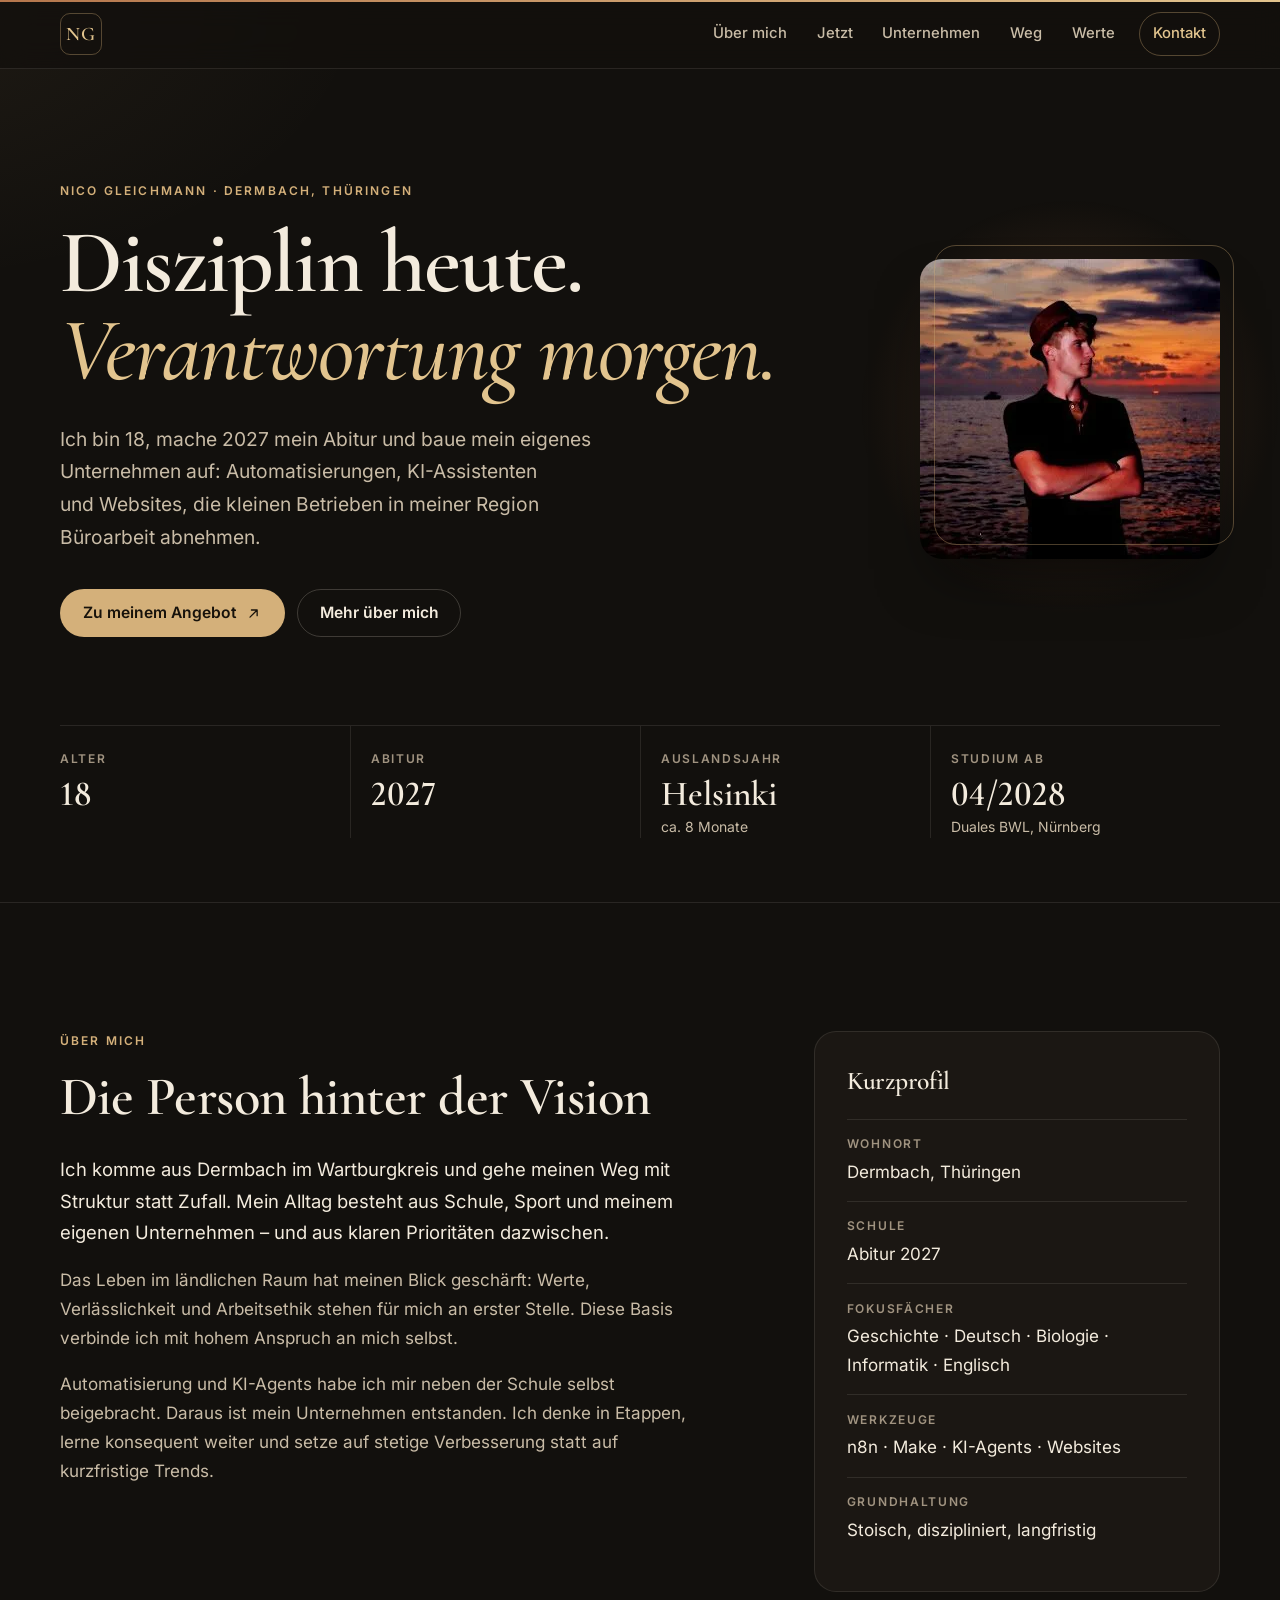
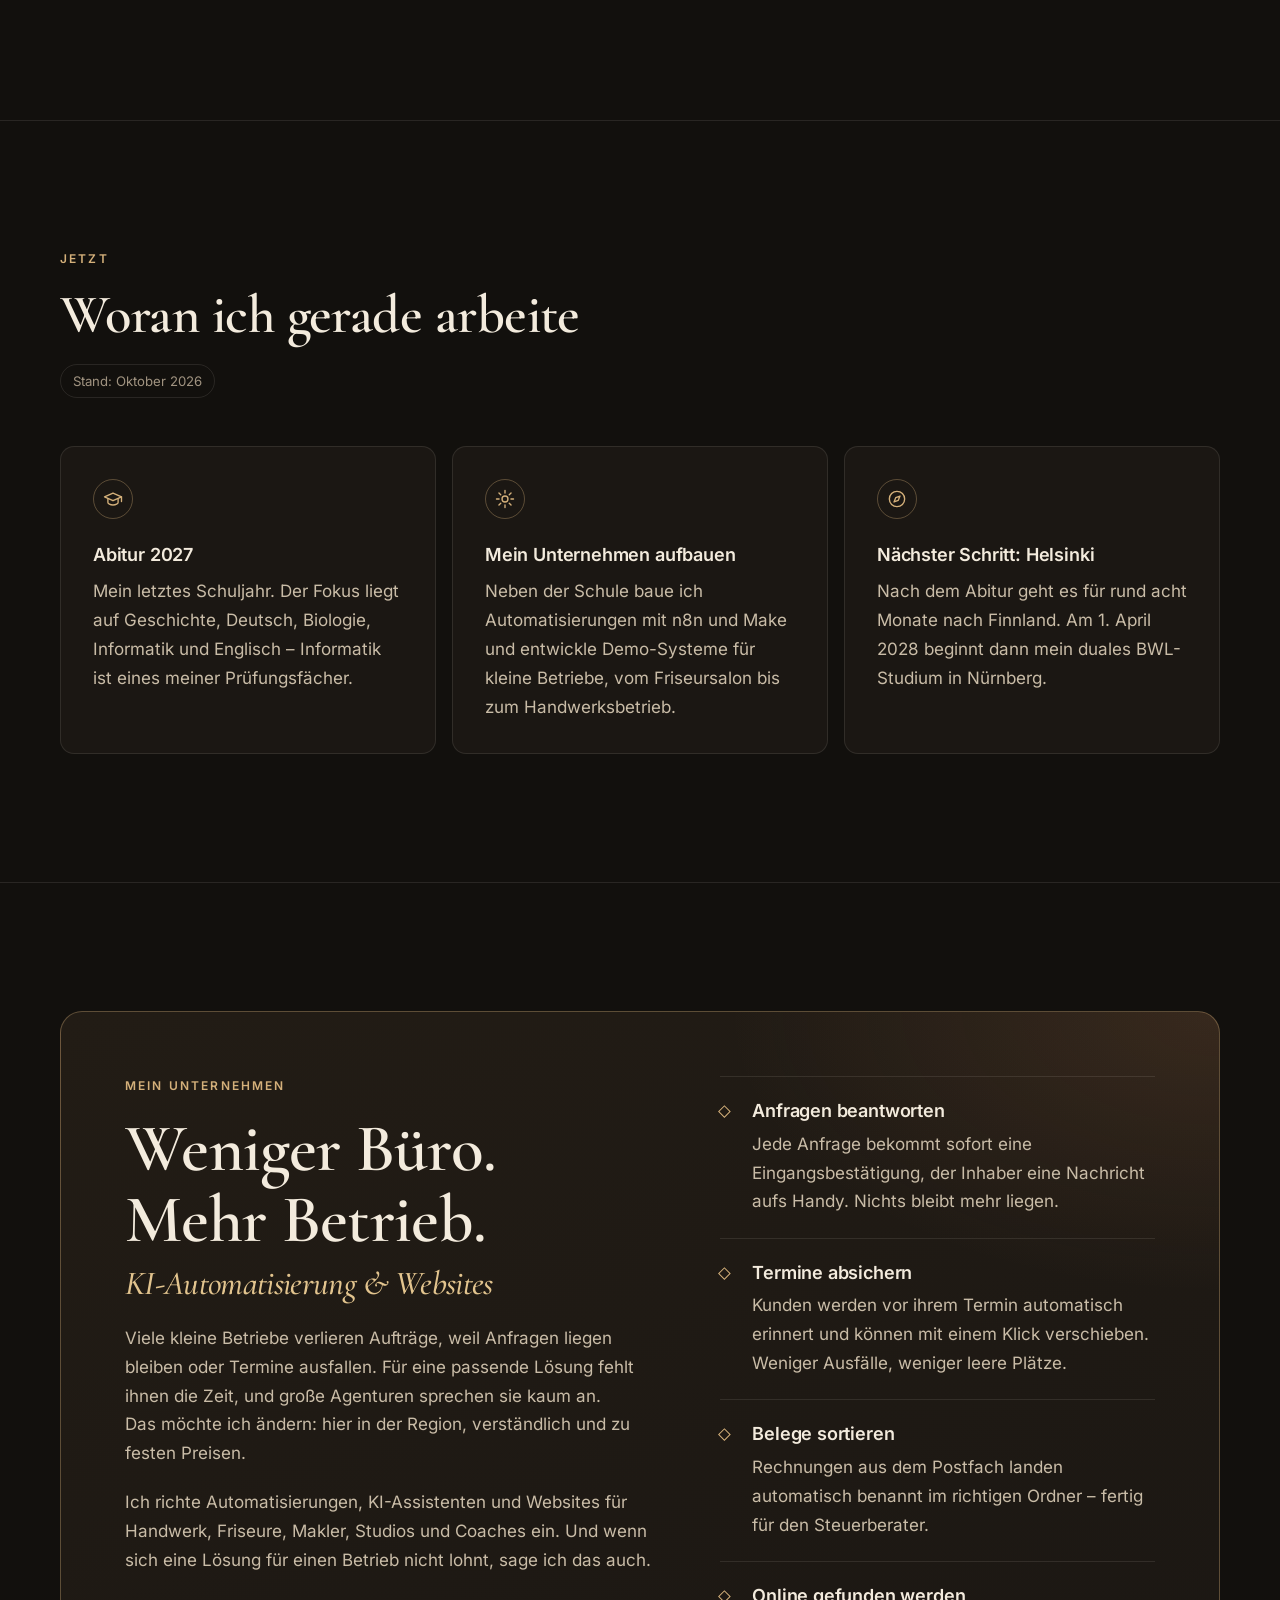
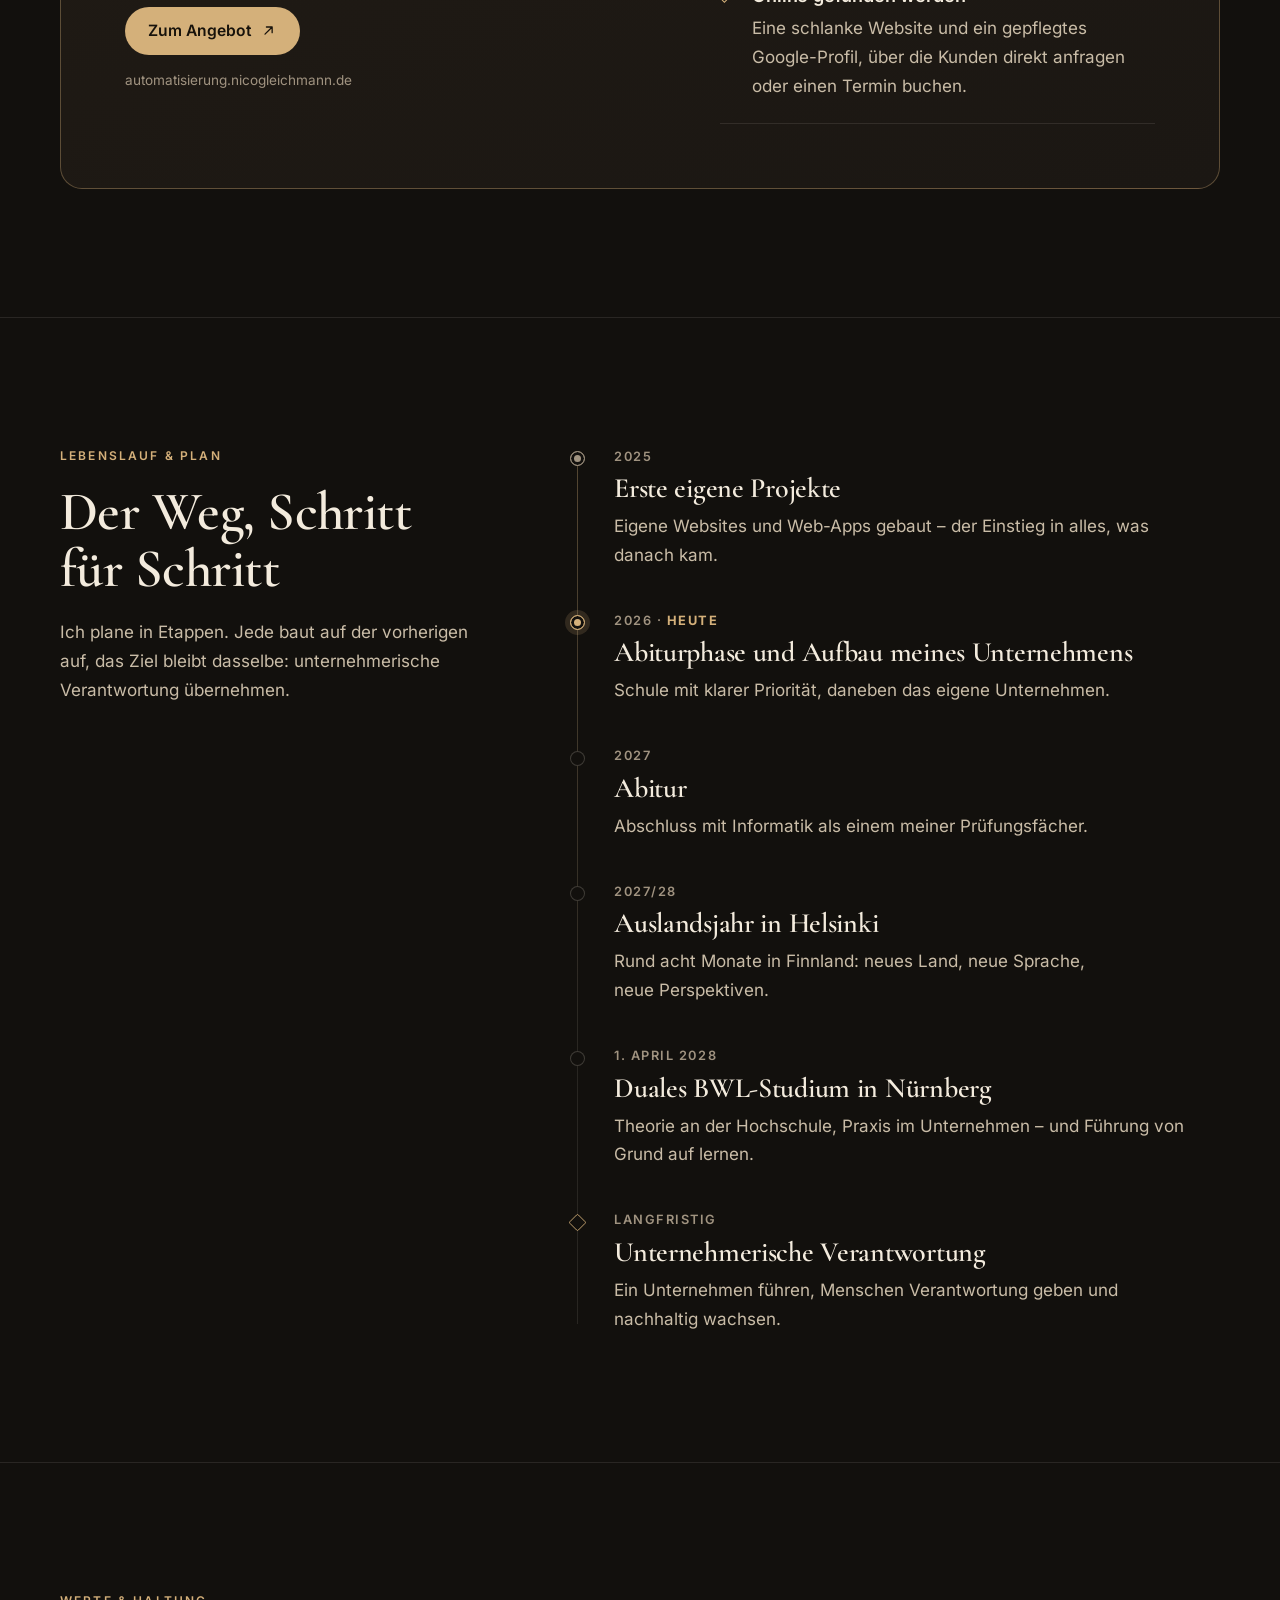
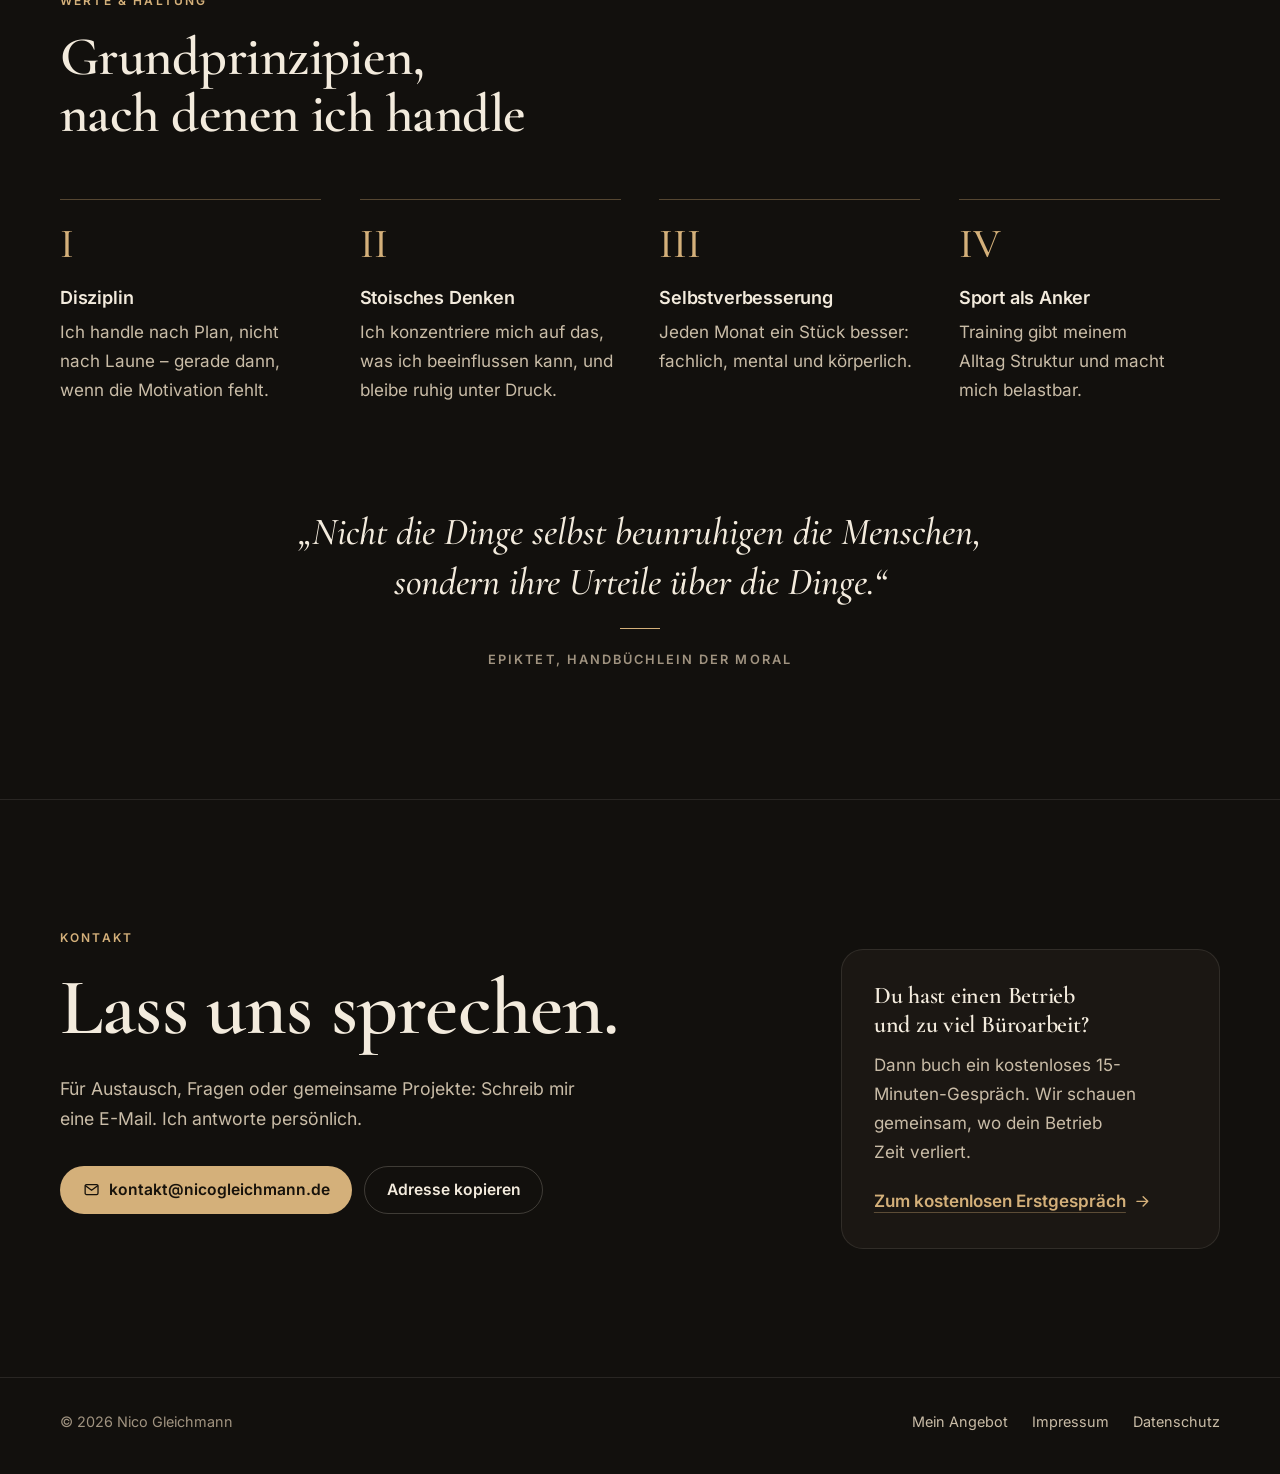
<file: index.html>
<!doctype html>
<html lang="de">
  <head>
    <meta charset="UTF-8" />
    <meta name="viewport" content="width=device-width, initial-scale=1" />
    <title>Nico Gleichmann – Automatisierung &amp; Websites · Dermbach, Thüringen</title>
    <meta
      name="description"
      content="Nico Gleichmann, 18, aus Dermbach: Abitur 2027, eigenes Unternehmen für KI-Automatisierung und Websites kleiner Betriebe, ab April 2028 duales BWL-Studium in Nürnberg."
    />
    <link rel="canonical" href="https://nicogleichmann.de/" />
    <meta name="theme-color" content="#12100d" />
    <meta name="color-scheme" content="dark" />

    <meta property="og:type" content="profile" />
    <meta property="og:locale" content="de_DE" />
    <meta property="og:site_name" content="Nico Gleichmann" />
    <meta property="og:title" content="Nico Gleichmann – Disziplin heute. Verantwortung morgen." />
    <meta
      property="og:description"
      content="18, aus Dermbach. Abitur 2027, eigenes Unternehmen für KI-Automatisierung und Websites, ab April 2028 duales BWL-Studium in Nürnberg."
    />
    <meta property="og:url" content="https://nicogleichmann.de/" />
    <meta property="og:image" content="https://nicogleichmann.de/og-image.jpg" />
    <meta property="og:image:width" content="1200" />
    <meta property="og:image:height" content="630" />
    <meta property="og:image:alt" content="Nico Gleichmann – Disziplin heute. Verantwortung morgen." />
    <meta name="twitter:card" content="summary_large_image" />

    <link rel="icon" href="favicon.ico" sizes="32x32" />
    <link rel="icon" href="favicon.svg" type="image/svg+xml" />
    <link rel="apple-touch-icon" href="apple-touch-icon.png" />

    <link rel="preload" href="assets/fonts/inter-latin-wght.woff2" as="font" type="font/woff2" crossorigin />
    <link
      rel="preload"
      href="assets/fonts/cormorant-garamond-latin-wght-normal.woff2"
      as="font"
      type="font/woff2"
      crossorigin
    />
    <link
      rel="preload"
      href="assets/fonts/cormorant-garamond-latin-wght-italic.woff2"
      as="font"
      type="font/woff2"
      crossorigin
    />
    <link rel="stylesheet" href="styles.css" />
    <script src="script.js" defer></script>

    <script type="application/ld+json">
      {
        "@context": "https://schema.org",
        "@type": "Person",
        "name": "Nico Gleichmann",
        "url": "https://nicogleichmann.de/",
        "image": "https://nicogleichmann.de/assets/img/nico-gleichmann.jpg",
        "address": {
          "@type": "PostalAddress",
          "addressLocality": "Dermbach",
          "addressRegion": "Thüringen",
          "addressCountry": "DE"
        },
        "worksFor": {
          "@type": "ProfessionalService",
          "@id": "https://automatisierung.nicogleichmann.de/#unternehmen",
          "name": "Nico Gleichmann – KI-Automatisierung & Websites",
          "url": "https://automatisierung.nicogleichmann.de/"
        },
        "knowsAbout": ["Automatisierung", "KI-Agents", "n8n", "Make", "Webentwicklung"]
      }
    </script>
  </head>
  <body>
    <a class="skip-link" href="#inhalt">Zum Inhalt springen</a>
    <div class="scroll-progress" aria-hidden="true"></div>

    <header class="site-header">
      <div class="container header-inner">
        <a href="#top" class="logo" aria-label="NG – Nico Gleichmann, zum Seitenanfang">NG</a>
        <button
          class="nav-toggle"
          type="button"
          aria-expanded="false"
          aria-controls="hauptnavigation"
          hidden
        >
          <span class="nav-toggle-bars" aria-hidden="true"></span>
          <span class="nav-toggle-label">Menü</span>
        </button>
        <nav id="hauptnavigation" class="site-nav" aria-label="Hauptnavigation">
          <a href="#ueber-mich">Über mich</a>
          <a href="#jetzt">Jetzt</a>
          <a href="#unternehmen">Unternehmen</a>
          <a href="#weg">Weg</a>
          <a href="#werte">Werte</a>
          <a href="#kontakt" class="site-nav-cta">Kontakt</a>
        </nav>
      </div>
    </header>

    <main id="inhalt">
      <!-- ===== Start ===== -->
      <section id="top" class="hero" aria-labelledby="hero-titel">
        <div class="container hero-grid">
          <div class="hero-copy">
            <p class="eyebrow">Nico Gleichmann · Dermbach, Thüringen</p>
            <h1 id="hero-titel" class="hero-title">
              Disziplin heute.<br />
              <em>Verantwortung morgen.</em>
            </h1>
            <p class="hero-lead">
              Ich bin 18, mache 2027 mein Abitur und baue mein eigenes Unternehmen auf:
              Automatisierungen, KI-Assistenten und Websites, die kleinen Betrieben in meiner Region
              Büroarbeit abnehmen.
            </p>
            <div class="hero-actions">
              <a class="btn btn-primary" href="https://automatisierung.nicogleichmann.de/">
                Zu meinem Angebot
                <svg class="icon" viewBox="0 0 24 24" aria-hidden="true" focusable="false">
                  <path d="M7 17 17 7M9 7h8v8" />
                </svg>
              </a>
              <a class="btn btn-ghost" href="#ueber-mich">Mehr über mich</a>
            </div>
          </div>

          <figure class="hero-portrait">
            <picture>
              <source srcset="assets/img/nico-gleichmann.webp" type="image/webp" />
              <img
                src="assets/img/nico-gleichmann.jpg"
                width="300"
                height="300"
                alt="Nico Gleichmann mit Hut und verschränkten Armen vor einem Sonnenuntergang am Meer"
                fetchpriority="high"
              />
            </picture>
          </figure>
        </div>

        <div class="container">
          <dl class="facts">
            <!-- Alter einmal im Jahr anpassen -->
            <div class="fact">
              <dt>Alter</dt>
              <dd>18</dd>
            </div>
            <div class="fact">
              <dt>Abitur</dt>
              <dd>2027</dd>
            </div>
            <div class="fact">
              <dt>Auslandsjahr</dt>
              <dd>Helsinki <span>ca. 8 Monate</span></dd>
            </div>
            <div class="fact">
              <dt>Studium ab</dt>
              <dd>04/2028 <span>Duales BWL, Nürnberg</span></dd>
            </div>
          </dl>
        </div>
      </section>

      <!-- ===== Über mich ===== -->
      <section id="ueber-mich" class="section" aria-labelledby="ueber-mich-titel">
        <div class="container split">
          <div class="reveal">
            <p class="eyebrow">Über mich</p>
            <h2 id="ueber-mich-titel">Die Person hinter der Vision</h2>
            <div class="prose">
              <p>
                Ich komme aus Dermbach im Wartburgkreis und gehe meinen Weg mit Struktur statt Zufall.
                Mein Alltag besteht aus Schule, Sport und meinem eigenen Unternehmen – und aus klaren
                Prioritäten dazwischen.
              </p>
              <p>
                Das Leben im ländlichen Raum hat meinen Blick geschärft: Werte, Verlässlichkeit und
                Arbeitsethik stehen für mich an erster Stelle. Diese Basis verbinde ich mit hohem
                Anspruch an mich selbst.
              </p>
              <p>
                Automatisierung und KI-Agents habe ich mir neben der Schule selbst beigebracht. Daraus
                ist mein Unternehmen entstanden. Ich denke in Etappen, lerne konsequent weiter und setze auf
                stetige Verbesserung statt auf kurzfristige Trends.
              </p>
            </div>
          </div>

          <aside class="profile-card reveal" aria-label="Kurzprofil">
            <h3 class="profile-card-title">Kurzprofil</h3>
            <dl class="profile-list">
              <div>
                <dt>Wohnort</dt>
                <dd>Dermbach, Thüringen</dd>
              </div>
              <div>
                <dt>Schule</dt>
                <dd>Abitur 2027</dd>
              </div>
              <div>
                <dt>Fokusfächer</dt>
                <dd>Geschichte · Deutsch · Biologie · Informatik · Englisch</dd>
              </div>
              <div>
                <dt>Werkzeuge</dt>
                <dd>n8n · Make · KI-Agents · Websites</dd>
              </div>
              <div>
                <dt>Grundhaltung</dt>
                <dd>Stoisch, diszipliniert, langfristig</dd>
              </div>
            </dl>
          </aside>
        </div>
      </section>

      <!-- ===== Jetzt ===== -->
      <section id="jetzt" class="section" aria-labelledby="jetzt-titel">
        <div class="container">
          <div class="section-head reveal">
            <p class="eyebrow">Jetzt</p>
            <h2 id="jetzt-titel">Woran ich gerade arbeite</h2>
            <!-- Datum beim Aktualisieren der Karten mit anpassen -->
            <p class="stamp"><time datetime="2026-10">Stand: Oktober 2026</time></p>
          </div>
          <div class="card-grid card-grid--3">
            <article class="card reveal">
              <svg class="card-icon" viewBox="0 0 24 24" aria-hidden="true" focusable="false">
                <path d="M2 9.5 12 5l10 4.5-10 4.5L2 9.5Z" />
                <path d="M6 11.5V16c0 1.4 2.7 3 6 3s6-1.6 6-3v-4.5M22 9.5V15" />
              </svg>
              <h3>Abitur 2027</h3>
              <p>
                Mein letztes Schuljahr. Der Fokus liegt auf Geschichte, Deutsch, Biologie, Informatik
                und Englisch – Informatik ist eines meiner Prüfungsfächer.
              </p>
            </article>
            <article class="card reveal">
              <svg class="card-icon" viewBox="0 0 24 24" aria-hidden="true" focusable="false">
                <circle cx="12" cy="12" r="3.5" />
                <path d="M12 2v3M12 19v3M2 12h3M19 12h3M4.9 4.9 7 7M17 17l2.1 2.1M4.9 19.1 7 17M17 7l2.1-2.1" />
              </svg>
              <h3>Mein Unternehmen aufbauen</h3>
              <p>
                Neben der Schule baue ich Automatisierungen mit n8n und Make und entwickle Demo-Systeme
                für kleine Betriebe, vom Friseursalon bis zum Handwerksbetrieb.
              </p>
            </article>
            <article class="card reveal">
              <svg class="card-icon" viewBox="0 0 24 24" aria-hidden="true" focusable="false">
                <circle cx="12" cy="12" r="9" />
                <path d="m15.5 8.5-2 5-5 2 2-5 5-2Z" />
              </svg>
              <h3>Nächster Schritt: Helsinki</h3>
              <p>
                Nach dem Abitur geht es für rund acht Monate nach Finnland. Am 1. April 2028 beginnt
                dann mein duales BWL-Studium in Nürnberg.
              </p>
            </article>
          </div>
        </div>
      </section>

      <!-- ===== Unternehmen ===== -->
      <section id="unternehmen" class="section" aria-labelledby="unternehmen-titel">
        <div class="container">
          <div class="feature reveal">
            <div class="feature-copy">
              <p class="eyebrow">Mein Unternehmen</p>
              <h2 id="unternehmen-titel">
                Weniger Büro. Mehr Betrieb.
                <span class="feature-slogan">KI-Automatisierung &amp; Websites</span>
              </h2>
              <p class="feature-text">
                Viele kleine Betriebe verlieren Aufträge, weil Anfragen liegen bleiben oder Termine
                ausfallen. Für eine passende Lösung fehlt ihnen die Zeit, und große Agenturen sprechen
                sie kaum an. Das möchte ich ändern: hier in der Region, verständlich und zu festen
                Preisen.
              </p>
              <p class="feature-text">
                Ich richte Automatisierungen, KI-Assistenten und Websites für Handwerk, Friseure,
                Makler, Studios und Coaches ein. Und wenn sich eine Lösung für einen Betrieb nicht
                lohnt, sage ich das auch.
              </p>
              <a class="btn btn-primary" href="https://automatisierung.nicogleichmann.de/">
                Zum Angebot
                <svg class="icon" viewBox="0 0 24 24" aria-hidden="true" focusable="false">
                  <path d="M7 17 17 7M9 7h8v8" />
                </svg>
              </a>
              <p class="feature-url">automatisierung.nicogleichmann.de</p>
            </div>

            <ul class="feature-list">
              <li>
                <h3>Anfragen beantworten</h3>
                <p>
                  Jede Anfrage bekommt sofort eine Eingangsbestätigung, der Inhaber eine Nachricht aufs
                  Handy. Nichts bleibt mehr liegen.
                </p>
              </li>
              <li>
                <h3>Termine absichern</h3>
                <p>
                  Kunden werden vor ihrem Termin automatisch erinnert und können mit einem Klick
                  verschieben. Weniger Ausfälle, weniger leere Plätze.
                </p>
              </li>
              <li>
                <h3>Belege sortieren</h3>
                <p>
                  Rechnungen aus dem Postfach landen automatisch benannt im richtigen Ordner – fertig
                  für den Steuerberater.
                </p>
              </li>
              <li>
                <h3>Online gefunden werden</h3>
                <p>
                  Eine schlanke Website und ein gepflegtes Google-Profil, über die Kunden direkt anfragen
                  oder einen Termin buchen.
                </p>
              </li>
            </ul>
          </div>
        </div>
      </section>

      <!-- ===== Weg ===== -->
      <section id="weg" class="section" aria-labelledby="weg-titel">
        <div class="container split split--narrow-left">
          <div class="section-head reveal">
            <p class="eyebrow">Lebenslauf &amp; Plan</p>
            <h2 id="weg-titel">Der Weg, Schritt für Schritt</h2>
            <p>
              Ich plane in Etappen. Jede baut auf der vorherigen auf, das Ziel bleibt dasselbe:
              unternehmerische Verantwortung übernehmen.
            </p>
          </div>

          <ol class="timeline">
            <li class="timeline-item is-done reveal">
              <p class="timeline-date">2025</p>
              <h3>Erste eigene Projekte</h3>
              <p>Eigene Websites und Web-Apps gebaut – der Einstieg in alles, was danach kam.</p>
            </li>
            <li class="timeline-item is-current reveal">
              <p class="timeline-date">2026 · <strong>heute</strong></p>
              <h3>Abiturphase und Aufbau meines Unternehmens</h3>
              <p>Schule mit klarer Priorität, daneben das eigene Unternehmen.</p>
            </li>
            <li class="timeline-item reveal">
              <p class="timeline-date">2027</p>
              <h3>Abitur</h3>
              <p>Abschluss mit Informatik als einem meiner Prüfungsfächer.</p>
            </li>
            <li class="timeline-item reveal">
              <p class="timeline-date">2027/28</p>
              <h3>Auslandsjahr in Helsinki</h3>
              <p>Rund acht Monate in Finnland: neues Land, neue Sprache, neue Perspektiven.</p>
            </li>
            <li class="timeline-item reveal">
              <p class="timeline-date"><time datetime="2028-04-01">1. April 2028</time></p>
              <h3>Duales BWL-Studium in Nürnberg</h3>
              <p>Theorie an der Hochschule, Praxis im Unternehmen – und Führung von Grund auf lernen.</p>
            </li>
            <li class="timeline-item is-goal reveal">
              <p class="timeline-date">Langfristig</p>
              <h3>Unternehmerische Verantwortung</h3>
              <p>Ein Unternehmen führen, Menschen Verantwortung geben und nachhaltig wachsen.</p>
            </li>
          </ol>
        </div>
      </section>

      <!-- ===== Werte ===== -->
      <section id="werte" class="section" aria-labelledby="werte-titel">
        <div class="container">
          <div class="section-head reveal">
            <p class="eyebrow">Werte &amp; Haltung</p>
            <h2 id="werte-titel">Grundprinzipien, nach denen ich handle</h2>
          </div>

          <ol class="values">
            <li class="value reveal">
              <span class="value-numeral" aria-hidden="true">I</span>
              <h3>Disziplin</h3>
              <p>Ich handle nach Plan, nicht nach Laune – gerade dann, wenn die Motivation fehlt.</p>
            </li>
            <li class="value reveal">
              <span class="value-numeral" aria-hidden="true">II</span>
              <h3>Stoisches Denken</h3>
              <p>Ich konzentriere mich auf das, was ich beeinflussen kann, und bleibe ruhig unter Druck.</p>
            </li>
            <li class="value reveal">
              <span class="value-numeral" aria-hidden="true">III</span>
              <h3>Selbstverbesserung</h3>
              <p>Jeden Monat ein Stück besser: fachlich, mental und körperlich.</p>
            </li>
            <li class="value reveal">
              <span class="value-numeral" aria-hidden="true">IV</span>
              <h3>Sport als Anker</h3>
              <p>Training gibt meinem Alltag Struktur und macht mich belastbar.</p>
            </li>
          </ol>

          <figure class="quote reveal">
            <blockquote>
              <p>
                „Nicht die Dinge selbst beunruhigen die Menschen, sondern ihre Urteile über die Dinge.“
              </p>
            </blockquote>
            <figcaption>Epiktet, Handbüchlein der Moral</figcaption>
          </figure>
        </div>
      </section>

      <!-- ===== Kontakt ===== -->
      <section id="kontakt" class="section section--contact" aria-labelledby="kontakt-titel">
        <div class="container contact reveal">
          <div class="contact-main">
            <p class="eyebrow">Kontakt</p>
            <h2 id="kontakt-titel">Lass uns sprechen.</h2>
            <p class="contact-lead">
              Für Austausch, Fragen oder gemeinsame Projekte: Schreib mir eine E-Mail. Ich antworte
              persönlich.
            </p>
            <div class="contact-actions">
              <a class="btn btn-primary" href="mailto:kontakt@nicogleichmann.de">
                <svg class="icon" viewBox="0 0 24 24" aria-hidden="true" focusable="false">
                  <rect x="3" y="5" width="18" height="14" rx="2" />
                  <path d="m3.5 6.5 8.5 6.5 8.5-6.5" />
                </svg>
                <!--email_off-->kontakt@nicogleichmann.de<!--/email_off-->
              </a>
              <button class="btn btn-ghost copy-email" type="button" data-email="kontakt@nicogleichmann.de" hidden>
                Adresse kopieren
              </button>
            </div>
            <p class="copy-feedback" role="status" aria-live="polite"></p>
          </div>

          <aside class="contact-side" aria-labelledby="kontakt-betrieb-titel">
            <h3 id="kontakt-betrieb-titel">Du hast einen Betrieb und zu viel Büroarbeit?</h3>
            <p>
              Dann buch ein kostenloses 15-Minuten-Gespräch. Wir schauen gemeinsam, wo dein Betrieb
              Zeit verliert.
            </p>
            <a class="text-link" href="https://automatisierung.nicogleichmann.de/#kontakt">
              Zum kostenlosen Erstgespräch
              <svg class="icon" viewBox="0 0 24 24" aria-hidden="true" focusable="false">
                <path d="M5 12h14M13 6l6 6-6 6" />
              </svg>
            </a>
          </aside>
        </div>
      </section>
    </main>

    <footer class="site-footer">
      <div class="container footer-inner">
        <p>© <span class="current-year">2026</span> Nico Gleichmann</p>
        <nav class="footer-nav" aria-label="Rechtliches und Links">
          <a href="https://automatisierung.nicogleichmann.de/">Mein Angebot</a>
          <a href="impressum.html">Impressum</a>
          <a href="datenschutz.html">Datenschutz</a>
        </nav>
      </div>
    </footer>
  </body>
</html>
</file>
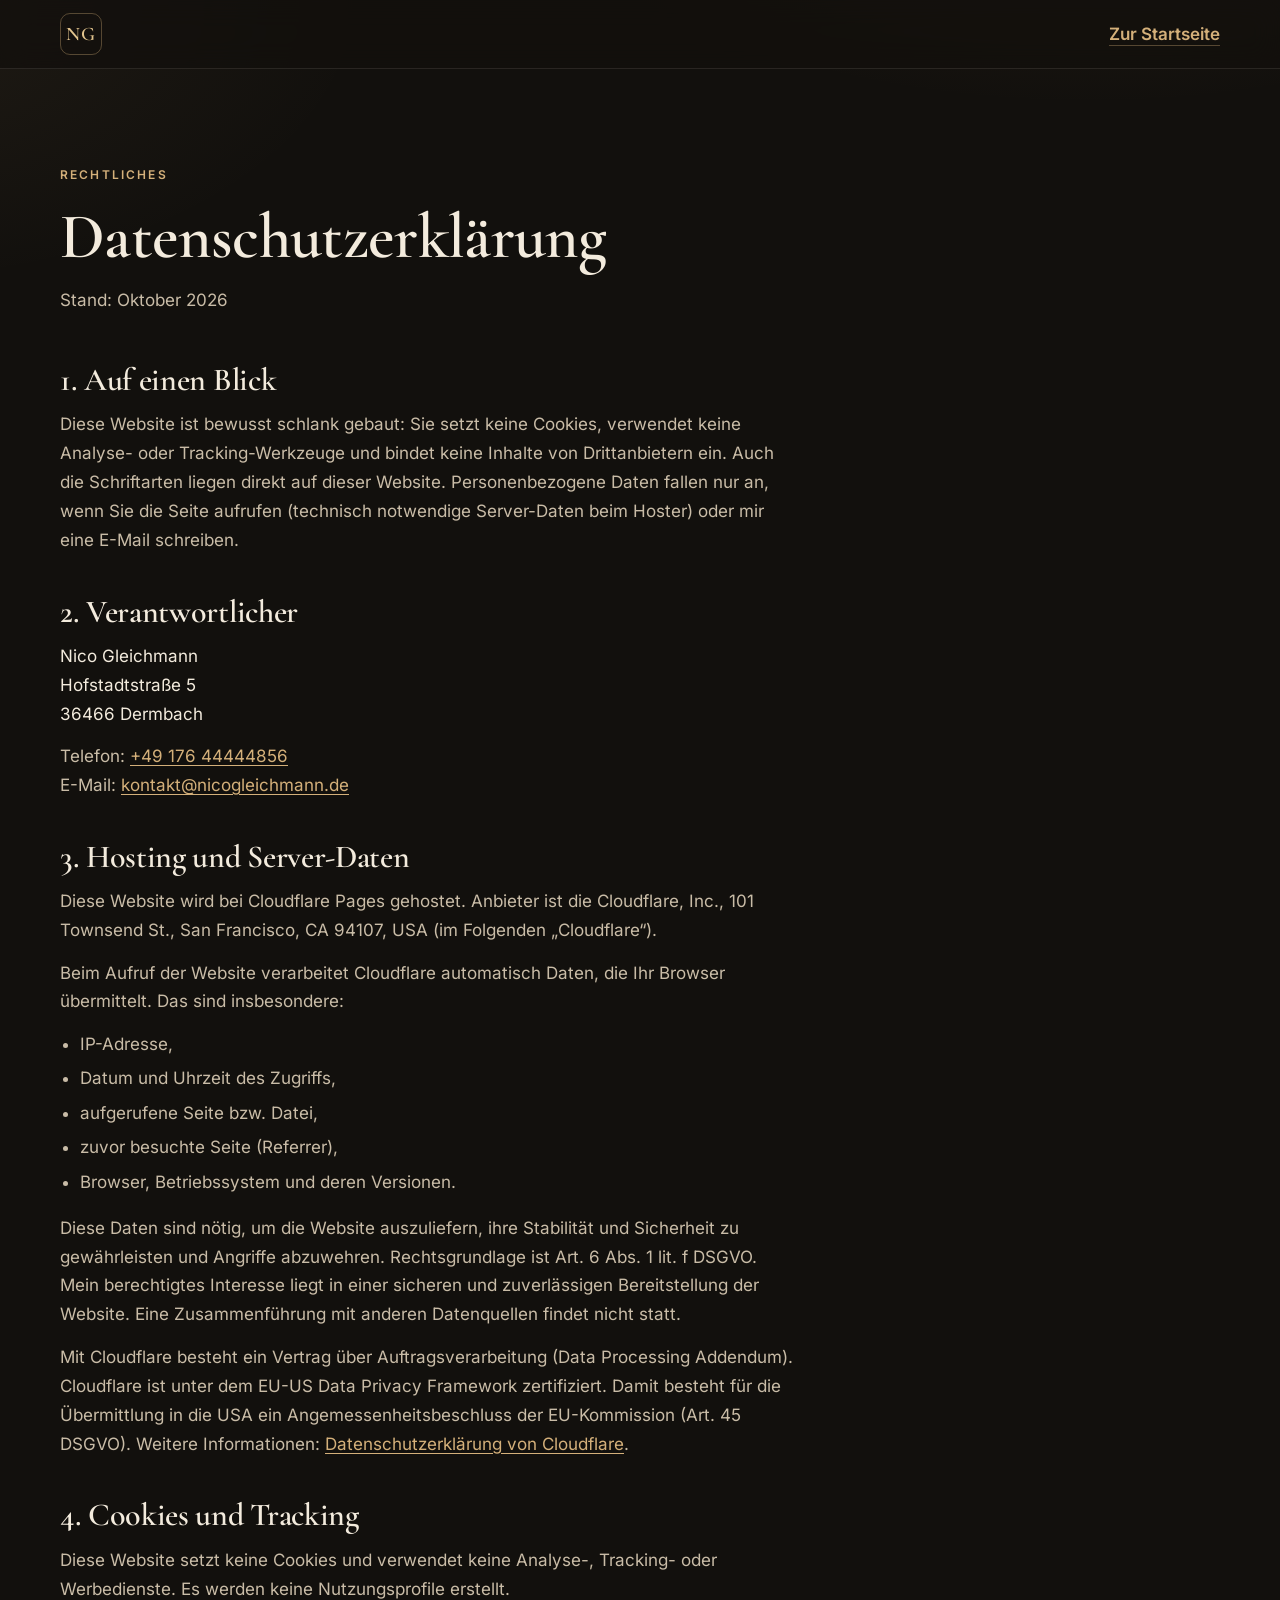
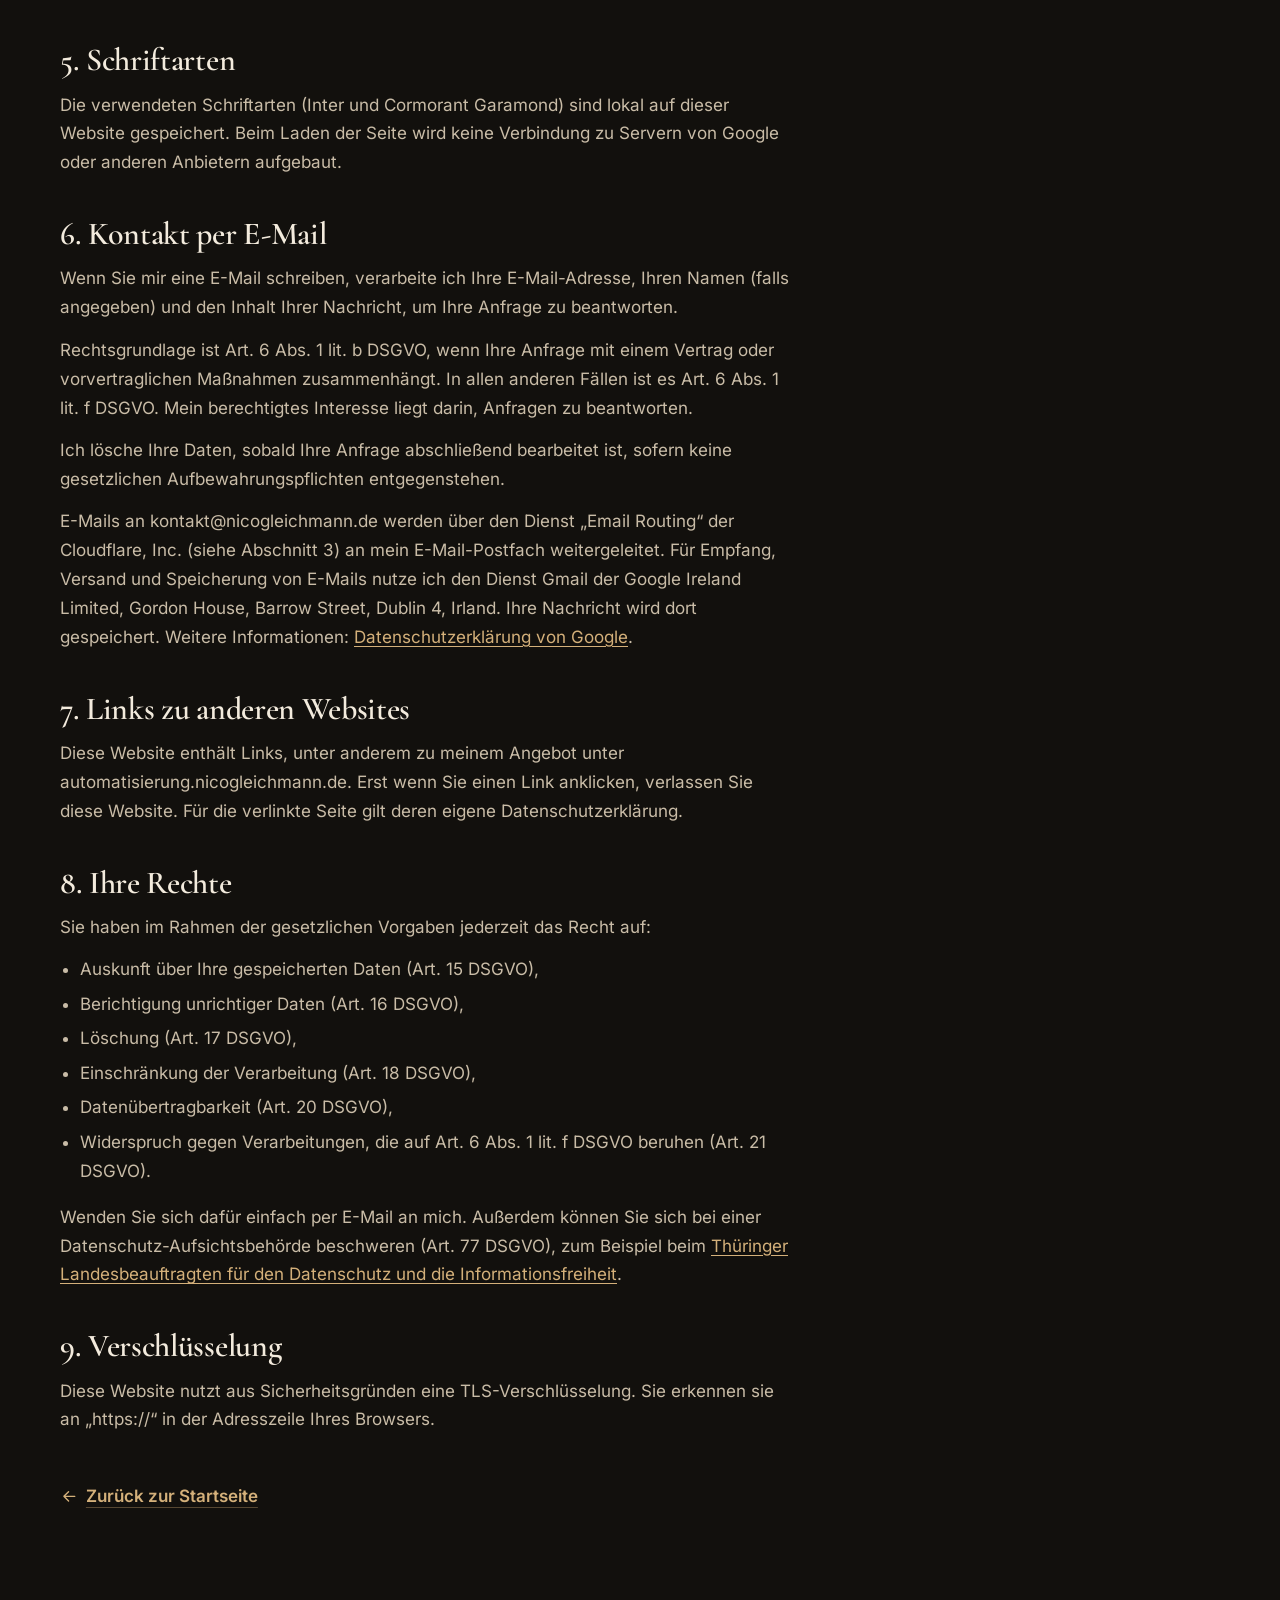
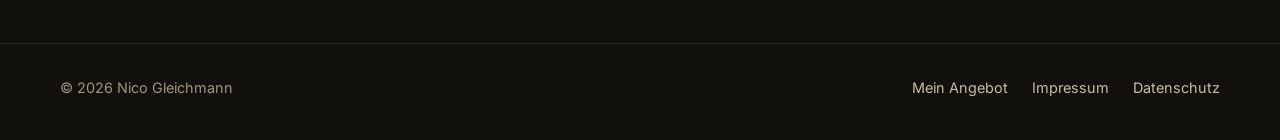
<file: datenschutz.html>
<!doctype html>
<html lang="de">
  <head>
    <meta charset="UTF-8" />
    <meta name="viewport" content="width=device-width, initial-scale=1" />
    <title>Datenschutz – Nico Gleichmann</title>
    <meta name="description" content="Datenschutzerklärung von nicogleichmann.de." />
    <link rel="canonical" href="https://nicogleichmann.de/datenschutz" />
    <meta name="theme-color" content="#12100d" />
    <meta name="color-scheme" content="dark" />
    <link rel="icon" href="favicon.ico" sizes="32x32" />
    <link rel="icon" href="favicon.svg" type="image/svg+xml" />
    <link rel="apple-touch-icon" href="apple-touch-icon.png" />
    <link rel="stylesheet" href="styles.css" />
  </head>
  <body>
    <a class="skip-link" href="#inhalt">Zum Inhalt springen</a>

    <header class="site-header">
      <div class="container header-inner">
        <a href="index.html" class="logo" aria-label="NG – Nico Gleichmann, zur Startseite">NG</a>
        <a class="text-link" href="index.html">Zur Startseite</a>
      </div>
    </header>

    <main id="inhalt" class="page">
      <div class="container">
        <header class="page-header">
          <p class="eyebrow">Rechtliches</p>
          <h1>Datenschutz&shy;erklärung</h1>
          <p>Stand: Oktober 2026</p>
        </header>

        <!--
          Diese Erklärung beschreibt den tatsächlichen Aufbau der Seite: Hosting bei Cloudflare Pages,
          keine Cookies, kein Tracking, Schriften lokal, Kontakt nur per E-Mail.
          Wer etwas davon ändert (z. B. Cloudflare Web Analytics, Kontaktformular, eingebettete
          Inhalte), muss diese Seite anpassen.
        -->
        <div class="legal">
          <h2>1. Auf einen Blick</h2>
          <p>
            Diese Website ist bewusst schlank gebaut: Sie setzt keine Cookies, verwendet keine
            Analyse- oder Tracking-Werkzeuge und bindet keine Inhalte von Drittanbietern ein. Auch die
            Schriftarten liegen direkt auf dieser Website. Personenbezogene Daten fallen nur an, wenn
            Sie die Seite aufrufen (technisch notwendige Server-Daten beim Hoster) oder mir eine E-Mail
            schreiben.
          </p>

          <h2>2. Verantwortlicher</h2>
          <address>
            Nico Gleichmann<br />
            Hofstadtstraße 5<br />
            36466 Dermbach
          </address>
          <p>
            Telefon: <a href="tel:+4917644444856">+49&nbsp;176&nbsp;44444856</a><br />
            E-Mail: <a href="mailto:kontakt@nicogleichmann.de"><!--email_off-->kontakt@nicogleichmann.de<!--/email_off--></a>
          </p>

          <h2>3. Hosting und Server-Daten</h2>
          <p>
            Diese Website wird bei Cloudflare Pages gehostet. Anbieter ist die Cloudflare, Inc., 101
            Townsend St., San Francisco, CA 94107, USA (im Folgenden „Cloudflare“).
          </p>
          <p>
            Beim Aufruf der Website verarbeitet Cloudflare automatisch Daten, die Ihr Browser
            übermittelt. Das sind insbesondere:
          </p>
          <ul>
            <li>IP-Adresse,</li>
            <li>Datum und Uhrzeit des Zugriffs,</li>
            <li>aufgerufene Seite bzw. Datei,</li>
            <li>zuvor besuchte Seite (Referrer),</li>
            <li>Browser, Betriebssystem und deren Versionen.</li>
          </ul>
          <p>
            Diese Daten sind nötig, um die Website auszuliefern, ihre Stabilität und Sicherheit zu
            gewährleisten und Angriffe abzuwehren. Rechtsgrundlage ist Art. 6 Abs. 1 lit. f DSGVO. Mein
            berechtigtes Interesse liegt in einer sicheren und zuverlässigen Bereitstellung der Website.
            Eine Zusammenführung mit anderen Datenquellen findet nicht statt.
          </p>
          <p>
            Mit Cloudflare besteht ein Vertrag über Auftragsverarbeitung (Data Processing Addendum).
            Cloudflare ist unter dem EU-US Data Privacy Framework zertifiziert. Damit besteht für die
            Übermittlung in die USA ein Angemessenheitsbeschluss der EU-Kommission (Art. 45 DSGVO).
            Weitere Informationen:
            <a href="https://www.cloudflare.com/de-de/privacypolicy/">Datenschutzerklärung von Cloudflare</a>.
          </p>

          <h2>4. Cookies und Tracking</h2>
          <p>
            Diese Website setzt keine Cookies und verwendet keine Analyse-, Tracking- oder
            Werbedienste. Es werden keine Nutzungsprofile erstellt.
          </p>

          <h2>5. Schriftarten</h2>
          <p>
            Die verwendeten Schriftarten (Inter und Cormorant Garamond) sind lokal auf dieser Website
            gespeichert. Beim Laden der Seite wird keine Verbindung zu Servern von Google oder anderen
            Anbietern aufgebaut.
          </p>

          <h2>6. Kontakt per E-Mail</h2>
          <p>
            Wenn Sie mir eine E-Mail schreiben, verarbeite ich Ihre E-Mail-Adresse, Ihren Namen (falls
            angegeben) und den Inhalt Ihrer Nachricht, um Ihre Anfrage zu beantworten.
          </p>
          <p>
            Rechtsgrundlage ist Art. 6 Abs. 1 lit. b DSGVO, wenn Ihre Anfrage mit einem Vertrag oder
            vorvertraglichen Maßnahmen zusammenhängt. In allen anderen Fällen ist es Art. 6 Abs. 1 lit.
            f DSGVO. Mein berechtigtes Interesse liegt darin, Anfragen zu beantworten.
          </p>
          <p>
            Ich lösche Ihre Daten, sobald Ihre Anfrage abschließend bearbeitet ist, sofern keine
            gesetzlichen Aufbewahrungspflichten entgegenstehen.
          </p>
          <p>
            E-Mails an kontakt@nicogleichmann.de werden über den Dienst „Email Routing“ der Cloudflare, Inc. (siehe
            Abschnitt 3) an mein E-Mail-Postfach weitergeleitet. Für Empfang, Versand und Speicherung
            von E-Mails nutze ich den Dienst Gmail der Google Ireland Limited, Gordon House, Barrow
            Street, Dublin 4, Irland. Ihre Nachricht wird dort gespeichert. Weitere Informationen:
            <a href="https://policies.google.com/privacy?hl=de">Datenschutzerklärung von Google</a>.
          </p>

          <h2>7. Links zu anderen Websites</h2>
          <p>
            Diese Website enthält Links, unter anderem zu meinem Angebot unter
            automatisierung.nicogleichmann.de. Erst wenn Sie einen Link anklicken, verlassen Sie diese
            Website. Für die verlinkte Seite gilt deren eigene Datenschutzerklärung.
          </p>

          <h2>8. Ihre Rechte</h2>
          <p>Sie haben im Rahmen der gesetzlichen Vorgaben jederzeit das Recht auf:</p>
          <ul>
            <li>Auskunft über Ihre gespeicherten Daten (Art. 15 DSGVO),</li>
            <li>Berichtigung unrichtiger Daten (Art. 16 DSGVO),</li>
            <li>Löschung (Art. 17 DSGVO),</li>
            <li>Einschränkung der Verarbeitung (Art. 18 DSGVO),</li>
            <li>Datenübertragbarkeit (Art. 20 DSGVO),</li>
            <li>
              Widerspruch gegen Verarbeitungen, die auf Art. 6 Abs. 1 lit. f DSGVO beruhen (Art. 21
              DSGVO).
            </li>
          </ul>
          <p>
            Wenden Sie sich dafür einfach per E-Mail an mich. Außerdem können Sie sich bei einer
            Datenschutz-Aufsichtsbehörde beschweren (Art. 77 DSGVO), zum Beispiel beim
            <a href="https://www.tlfdi.de">Thüringer Landesbeauftragten für den Datenschutz und die
              Informationsfreiheit</a>.
          </p>

          <h2>9. Verschlüsselung</h2>
          <p>
            Diese Website nutzt aus Sicherheitsgründen eine TLS-Verschlüsselung. Sie erkennen sie an
            „https://“ in der Adresszeile Ihres Browsers.
          </p>
        </div>

        <p class="page-back">
          <a class="text-link" href="index.html">
            <svg class="icon" viewBox="0 0 24 24" aria-hidden="true" focusable="false">
              <path d="M19 12H5M11 18l-6-6 6-6" />
            </svg>
            Zurück zur Startseite
          </a>
        </p>
      </div>
    </main>

    <footer class="site-footer">
      <div class="container footer-inner">
        <p>© 2026 Nico Gleichmann</p>
        <nav class="footer-nav" aria-label="Rechtliches und Links">
          <a href="https://automatisierung.nicogleichmann.de/">Mein Angebot</a>
          <a href="impressum.html">Impressum</a>
          <a href="datenschutz.html" aria-current="page">Datenschutz</a>
        </nav>
      </div>
    </footer>
  </body>
</html>
</file>
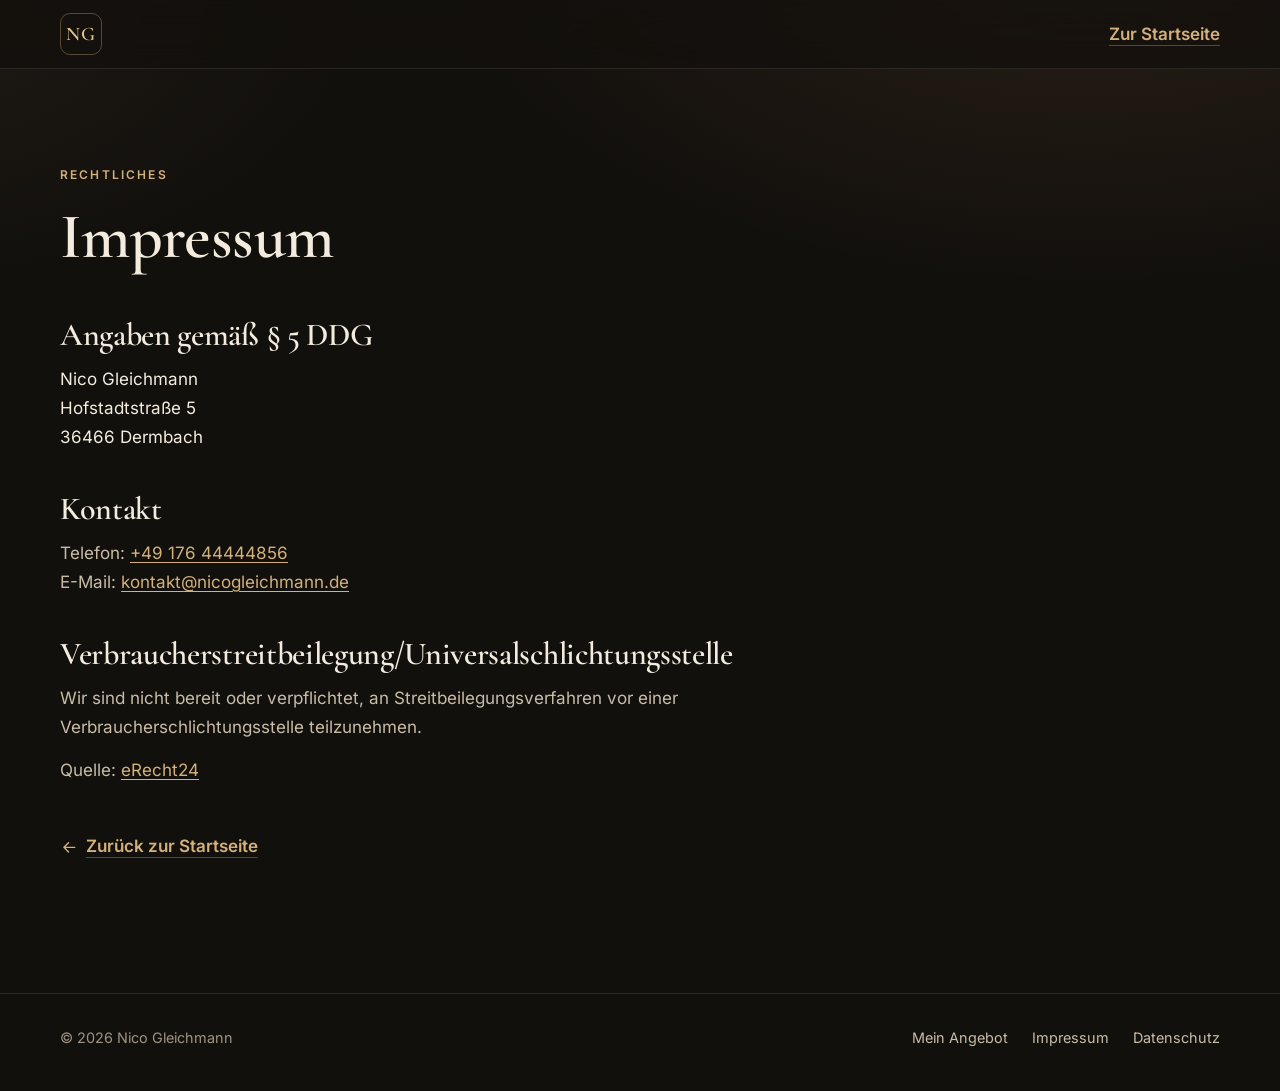
<file: impressum.html>
<!doctype html>
<html lang="de">
  <head>
    <meta charset="UTF-8" />
    <meta name="viewport" content="width=device-width, initial-scale=1" />
    <title>Impressum – Nico Gleichmann</title>
    <meta name="description" content="Impressum von nicogleichmann.de – Nico Gleichmann, Dermbach." />
    <link rel="canonical" href="https://nicogleichmann.de/impressum" />
    <meta name="theme-color" content="#12100d" />
    <meta name="color-scheme" content="dark" />
    <link rel="icon" href="favicon.ico" sizes="32x32" />
    <link rel="icon" href="favicon.svg" type="image/svg+xml" />
    <link rel="apple-touch-icon" href="apple-touch-icon.png" />
    <link rel="stylesheet" href="styles.css" />
  </head>
  <body>
    <a class="skip-link" href="#inhalt">Zum Inhalt springen</a>

    <header class="site-header">
      <div class="container header-inner">
        <a href="index.html" class="logo" aria-label="NG – Nico Gleichmann, zur Startseite">NG</a>
        <a class="text-link" href="index.html">Zur Startseite</a>
      </div>
    </header>

    <main id="inhalt" class="page">
      <div class="container">
        <header class="page-header">
          <p class="eyebrow">Rechtliches</p>
          <h1>Impressum</h1>
        </header>

        <!--
          Inhalt aus dem eRecht24-Impressum-Generator (wie auf automatisierung.nicogleichmann.de).
          Bei geänderten Angaben (z. B. Kleinunternehmer, USt-IdNr.) auf beiden Seiten anpassen.
        -->
        <div class="legal">
          <h2>Angaben gemäß § 5 DDG</h2>
          <address>
            Nico Gleichmann<br />
            Hofstadtstraße 5<br />
            36466 Dermbach
          </address>

          <h2>Kontakt</h2>
          <p>
            Telefon: <a href="tel:+4917644444856">+49&nbsp;176&nbsp;44444856</a><br />
            E-Mail: <a href="mailto:kontakt@nicogleichmann.de"><!--email_off-->kontakt@nicogleichmann.de<!--/email_off--></a>
          </p>

          <h2>Verbraucher&shy;streit&shy;beilegung/Universal&shy;schlichtungs&shy;stelle</h2>
          <p>
            Wir sind nicht bereit oder verpflichtet, an Streitbeilegungsverfahren vor einer
            Verbraucherschlichtungsstelle teilzunehmen.
          </p>

          <p>Quelle: <a href="https://www.e-recht24.de">eRecht24</a></p>
        </div>

        <p class="page-back">
          <a class="text-link" href="index.html">
            <svg class="icon" viewBox="0 0 24 24" aria-hidden="true" focusable="false">
              <path d="M19 12H5M11 18l-6-6 6-6" />
            </svg>
            Zurück zur Startseite
          </a>
        </p>
      </div>
    </main>

    <footer class="site-footer">
      <div class="container footer-inner">
        <p>© 2026 Nico Gleichmann</p>
        <nav class="footer-nav" aria-label="Rechtliches und Links">
          <a href="https://automatisierung.nicogleichmann.de/">Mein Angebot</a>
          <a href="impressum.html" aria-current="page">Impressum</a>
          <a href="datenschutz.html">Datenschutz</a>
        </nav>
      </div>
    </footer>
  </body>
</html>
</file>
<file: styles.css>
/*
 * nicogleichmann.de
 * Farben, Schriften und Abstände stehen als Variablen in :root.
 * Schriften liegen lokal in assets/fonts (keine Verbindung zu Google).
 */

/* ---------- Schriften (SIL Open Font License, siehe assets/fonts) ---------- */
@font-face {
  font-family: 'Inter';
  font-style: normal;
  font-weight: 100 900;
  font-display: swap;
  src: url('assets/fonts/inter-latin-wght.woff2') format('woff2');
}

@font-face {
  font-family: 'Cormorant Garamond';
  font-style: normal;
  font-weight: 300 700;
  font-display: swap;
  src: url('assets/fonts/cormorant-garamond-latin-wght-normal.woff2') format('woff2');
}

@font-face {
  font-family: 'Cormorant Garamond';
  font-style: italic;
  font-weight: 300 700;
  font-display: swap;
  src: url('assets/fonts/cormorant-garamond-latin-wght-italic.woff2') format('woff2');
}

/* ---------- Design-Tokens ---------- */
:root {
  color-scheme: dark;

  --bg: #12100d;
  --surface: #1b1713;
  --surface-raised: #221c15;
  --text: #f3ebdd;
  --text-soft: #c9bca7;
  --text-faint: #a09380;
  --gold: #d4b07a;
  --gold-strong: #e2c48e;
  --copper: #b5764c;
  --on-gold: #17120b;
  --line: rgba(243, 235, 221, 0.1);
  --line-strong: rgba(243, 235, 221, 0.2);
  --line-gold: rgba(212, 176, 122, 0.35);

  --font-sans: 'Inter', ui-sans-serif, system-ui, -apple-system, 'Segoe UI', Roboto, sans-serif;
  --font-serif: 'Cormorant Garamond', 'Iowan Old Style', Georgia, 'Times New Roman', serif;

  --container: 1160px;
  --gutter: clamp(1rem, 4vw, 2rem);
  --section-space: clamp(4.5rem, 10vw, 8rem);
  --radius: 14px;
  --radius-lg: 22px;
  --header-height: 4.25rem;
  --ease: cubic-bezier(0.22, 1, 0.36, 1);
}

/* ---------- Grundlagen ---------- */
*,
*::before,
*::after {
  box-sizing: border-box;
}

[hidden] {
  display: none !important;
}

html {
  -webkit-text-size-adjust: 100%;
  text-size-adjust: 100%;
  scroll-behavior: smooth;
  scroll-padding-top: calc(var(--header-height) + 1rem);
}

body {
  margin: 0;
  min-height: 100vh;
  font-family: var(--font-sans);
  font-size: 1.0625rem;
  line-height: 1.7;
  color: var(--text);
  background:
    radial-gradient(1100px 620px at 85% -8%, rgba(181, 118, 76, 0.16), transparent 60%),
    radial-gradient(900px 520px at -10% 0%, rgba(212, 176, 122, 0.07), transparent 55%),
    var(--bg);
  background-repeat: no-repeat;
  -webkit-font-smoothing: antialiased;
  -moz-osx-font-smoothing: grayscale;
  overflow-x: clip;
}

h1,
h2,
h3 {
  margin: 0;
  color: var(--text);
  text-wrap: balance;
}

h1,
h2 {
  font-family: var(--font-serif);
  font-weight: 600;
  line-height: 1.05;
  letter-spacing: -0.01em;
}

h2 {
  font-size: clamp(2.1rem, 4.6vw, 3.4rem);
}

h3 {
  font-size: 1.125rem;
  font-weight: 600;
  line-height: 1.35;
  letter-spacing: -0.01em;
}

p {
  margin: 0;
  color: var(--text-soft);
  text-wrap: pretty;
}

a {
  color: inherit;
}

img,
svg {
  display: block;
  max-width: 100%;
}

::selection {
  background: var(--gold);
  color: var(--on-gold);
}

:focus-visible {
  outline: 2px solid var(--gold-strong);
  outline-offset: 3px;
  border-radius: 6px;
}

.container {
  width: min(100% - 2 * var(--gutter), var(--container));
  margin-inline: auto;
}

.skip-link {
  position: absolute;
  left: var(--gutter);
  top: -4rem;
  z-index: 100;
  padding: 0.6rem 1rem;
  border-radius: 8px;
  background: var(--gold);
  color: var(--on-gold);
  font-weight: 600;
  text-decoration: none;
  transition: top 160ms var(--ease);
}

.skip-link:focus {
  top: 0.75rem;
}

.eyebrow {
  margin-bottom: 1.1rem;
  font-size: 0.75rem;
  font-weight: 600;
  letter-spacing: 0.18em;
  text-transform: uppercase;
  color: var(--gold);
}

.icon {
  width: 1.1em;
  height: 1.1em;
  flex: none;
  fill: none;
  stroke: currentColor;
  stroke-width: 1.8;
  stroke-linecap: round;
  stroke-linejoin: round;
}

/* ---------- Buttons & Links ---------- */
.btn {
  display: inline-flex;
  align-items: center;
  justify-content: center;
  gap: 0.55rem;
  min-height: 3rem;
  padding: 0.75rem 1.35rem;
  border: 1px solid transparent;
  border-radius: 999px;
  font: inherit;
  font-size: 0.975rem;
  font-weight: 600;
  line-height: 1.2;
  text-decoration: none;
  cursor: pointer;
  transition:
    background-color 200ms var(--ease),
    border-color 200ms var(--ease),
    color 200ms var(--ease),
    transform 200ms var(--ease);
}

.btn:active {
  transform: translateY(1px);
}

.btn-primary {
  background: var(--gold);
  color: var(--on-gold);
}

.btn-primary:hover {
  background: var(--gold-strong);
}

.btn-ghost {
  border-color: var(--line-strong);
  background: transparent;
  color: var(--text);
}

.btn-ghost:hover {
  border-color: var(--line-gold);
  background: rgba(212, 176, 122, 0.08);
}

.text-link {
  display: inline-flex;
  align-items: center;
  gap: 0.45rem;
  color: var(--gold);
  font-weight: 600;
  text-decoration: underline;
  text-decoration-color: var(--line-gold);
  text-underline-offset: 0.3em;
  transition:
    color 200ms var(--ease),
    text-decoration-color 200ms var(--ease);
}

.text-link:hover {
  color: var(--gold-strong);
  text-decoration-color: currentColor;
}

.text-link .icon {
  transition: transform 200ms var(--ease);
}

.text-link:hover .icon {
  transform: translateX(3px);
}

/* ---------- Header & Navigation ---------- */
.scroll-progress {
  display: none;
}

.site-header {
  position: sticky;
  top: 0;
  z-index: 50;
  border-bottom: 1px solid var(--line);
  background: rgba(18, 16, 13, 0.78);
  -webkit-backdrop-filter: blur(14px) saturate(140%);
  backdrop-filter: blur(14px) saturate(140%);
}

.header-inner {
  display: flex;
  align-items: center;
  justify-content: space-between;
  gap: 1rem;
  min-height: var(--header-height);
}

.logo {
  display: grid;
  place-items: center;
  width: 2.6rem;
  height: 2.6rem;
  border: 1px solid var(--line-gold);
  border-radius: 10px;
  font-family: var(--font-serif);
  font-size: 1.2rem;
  font-weight: 600;
  letter-spacing: 0.06em;
  color: var(--gold-strong);
  text-decoration: none;
  transition:
    border-color 200ms var(--ease),
    background-color 200ms var(--ease);
}

.logo:hover {
  border-color: var(--gold);
  background: rgba(212, 176, 122, 0.08);
}

.site-nav {
  display: flex;
  align-items: center;
  gap: 0.25rem;
}

.site-nav a {
  position: relative;
  padding: 0.5rem 0.8rem;
  border-radius: 999px;
  font-size: 0.925rem;
  font-weight: 500;
  color: var(--text-soft);
  text-decoration: none;
  transition:
    color 200ms var(--ease),
    background-color 200ms var(--ease);
}

.site-nav a:hover,
.site-nav a[aria-current='true'] {
  color: var(--text);
}

.site-nav a[aria-current='true']::after {
  content: '';
  position: absolute;
  left: 50%;
  bottom: 0.15rem;
  width: 4px;
  height: 4px;
  border-radius: 50%;
  background: var(--gold);
  transform: translateX(-50%);
}

.site-nav .site-nav-cta {
  margin-left: 0.5rem;
  border: 1px solid var(--line-gold);
  color: var(--gold-strong);
}

.site-nav .site-nav-cta:hover {
  background: rgba(212, 176, 122, 0.1);
}

.site-nav .site-nav-cta[aria-current='true']::after {
  display: none;
}

.nav-toggle {
  display: none;
  align-items: center;
  gap: 0.6rem;
  min-height: 2.75rem;
  padding: 0.5rem 0.9rem;
  border: 1px solid var(--line-strong);
  border-radius: 999px;
  background: transparent;
  color: var(--text);
  font: inherit;
  font-size: 0.9rem;
  font-weight: 500;
  cursor: pointer;
}

.nav-toggle-bars,
.nav-toggle-bars::before {
  display: block;
  width: 16px;
  height: 1.5px;
  border-radius: 2px;
  background: currentColor;
  transition: transform 200ms var(--ease);
}

.nav-toggle-bars {
  position: relative;
  transform: translateY(-3px);
}

.nav-toggle-bars::before {
  content: '';
  position: absolute;
  top: 6px;
}

.nav-toggle[aria-expanded='true'] .nav-toggle-bars {
  transform: translateY(0) rotate(45deg);
}

.nav-toggle[aria-expanded='true'] .nav-toggle-bars::before {
  transform: translateY(-6px) rotate(-90deg);
}

/* ---------- Hero ---------- */
.hero {
  position: relative;
  overflow-x: clip;
  padding-top: clamp(3.5rem, 9vw, 7rem);
  padding-bottom: clamp(2.5rem, 5vw, 4rem);
}

.hero-grid {
  display: grid;
  grid-template-columns: minmax(0, 1fr) auto;
  align-items: center;
  gap: clamp(2rem, 6vw, 5rem);
}

.hero-title {
  font-size: clamp(3rem, 7vw, 5.6rem);
  font-weight: 600;
  line-height: 0.98;
  letter-spacing: -0.02em;
}

.hero-title em {
  font-style: italic;
  font-weight: 500;
  color: var(--gold-strong);
}

.hero-lead {
  max-width: 34rem;
  margin-top: 1.75rem;
  font-size: clamp(1.075rem, 1.6vw, 1.2rem);
  line-height: 1.7;
}

.hero-actions {
  display: flex;
  flex-wrap: wrap;
  gap: 0.75rem;
  margin-top: 2.25rem;
}

.hero-portrait {
  position: relative;
  justify-self: end;
  width: clamp(220px, 24vw, 300px);
  margin: 0;
}

.hero-portrait::before {
  content: '';
  position: absolute;
  inset: -14px -14px 14px 14px;
  border: 1px solid var(--line-gold);
  border-radius: var(--radius-lg);
  pointer-events: none;
}

.hero-portrait::after {
  content: '';
  position: absolute;
  inset: -20%;
  z-index: -1;
  background: radial-gradient(closest-side, rgba(201, 120, 74, 0.22), transparent);
  pointer-events: none;
}

.hero-portrait img {
  width: 100%;
  height: auto;
  aspect-ratio: 1;
  object-fit: cover;
  border-radius: var(--radius-lg);
  box-shadow: 0 30px 60px -20px rgba(0, 0, 0, 0.6);
}

.facts {
  display: grid;
  grid-template-columns: repeat(4, minmax(0, 1fr));
  margin: clamp(3.5rem, 7vw, 5.5rem) 0 0;
  border-top: 1px solid var(--line);
}

.fact {
  padding: 1.4rem 1.25rem 0.25rem;
  border-left: 1px solid var(--line);
}

.fact:first-child {
  padding-left: 0;
  border-left: 0;
}

.fact dt {
  font-size: 0.75rem;
  font-weight: 600;
  letter-spacing: 0.14em;
  text-transform: uppercase;
  color: var(--text-faint);
}

.fact dd {
  margin: 0.4rem 0 0;
  font-variant-numeric: lining-nums;
  font-family: var(--font-serif);
  font-size: clamp(1.7rem, 3vw, 2.2rem);
  font-weight: 600;
  line-height: 1.1;
  color: var(--text);
}

.fact dd span {
  display: block;
  margin-top: 0.3rem;
  font-family: var(--font-sans);
  font-size: 0.875rem;
  font-weight: 400;
  color: var(--text-soft);
}

/* ---------- Abschnitte ---------- */
.section {
  padding-block: var(--section-space);
  border-top: 1px solid var(--line);
}

.section-head {
  max-width: 42rem;
}

.section-head h2 + p {
  margin-top: 1.25rem;
}

.stamp {
  display: inline-block;
  margin-top: 1.25rem;
  padding: 0.3rem 0.75rem;
  border: 1px solid var(--line);
  border-radius: 999px;
  font-size: 0.825rem;
  color: var(--text-faint);
}

.split {
  display: grid;
  grid-template-columns: minmax(0, 1.25fr) minmax(0, 0.75fr);
  align-items: start;
  gap: clamp(2.5rem, 6vw, 5rem);
}

.split--narrow-left {
  grid-template-columns: minmax(0, 0.8fr) minmax(0, 1.2fr);
}

.split--narrow-left .section-head {
  position: sticky;
  top: calc(var(--header-height) + 2rem);
}

.prose {
  max-width: 40rem;
  margin-top: 1.75rem;
}

.prose p + p {
  margin-top: 1.1rem;
}

.prose p:first-child {
  font-size: 1.15rem;
  color: var(--text);
}

/* Kurzprofil */
.profile-card {
  padding: clamp(1.5rem, 3vw, 2rem);
  border: 1px solid var(--line);
  border-radius: var(--radius-lg);
  background: var(--surface);
}

.profile-card-title {
  font-family: var(--font-serif);
  font-size: 1.6rem;
  font-weight: 600;
}

.profile-list {
  margin: 1.25rem 0 0;
}

.profile-list div {
  padding-block: 0.9rem;
  border-top: 1px solid var(--line);
}

.profile-list dt {
  font-size: 0.75rem;
  font-weight: 600;
  letter-spacing: 0.14em;
  text-transform: uppercase;
  color: var(--text-faint);
}

.profile-list dd {
  margin: 0.2rem 0 0;
  color: var(--text);
}

/* Karten */
.card-grid {
  display: grid;
  gap: 1rem;
  margin-top: clamp(2.25rem, 4vw, 3rem);
}

.card-grid--3 {
  grid-template-columns: repeat(3, minmax(0, 1fr));
}

.card {
  padding: clamp(1.5rem, 3vw, 2rem);
  border: 1px solid var(--line);
  border-radius: var(--radius);
  background: var(--surface);
  transition:
    border-color 250ms var(--ease),
    translate 250ms var(--ease);
}

/* translate statt transform, damit die Einblend-Animation nicht kollidiert */
.card:hover {
  border-color: var(--line-gold);
  translate: 0 -3px;
}

.card-icon {
  width: 2.5rem;
  height: 2.5rem;
  margin-bottom: 1.5rem;
  padding: 0.55rem;
  border: 1px solid var(--line-gold);
  border-radius: 50%;
  fill: none;
  stroke: var(--gold);
  stroke-width: 1.6;
  stroke-linecap: round;
  stroke-linejoin: round;
}

.card h3 + p {
  margin-top: 0.6rem;
}

/* ---------- Unternehmen ---------- */
.feature {
  display: grid;
  grid-template-columns: minmax(0, 1.1fr) minmax(0, 0.9fr);
  gap: clamp(2rem, 5vw, 4.5rem);
  padding: clamp(1.75rem, 5vw, 4rem);
  border: 1px solid var(--line-gold);
  border-radius: var(--radius-lg);
  background:
    radial-gradient(700px 400px at 100% 0%, rgba(181, 118, 76, 0.16), transparent 70%),
    linear-gradient(160deg, var(--surface-raised), var(--surface));
}

.feature h2 {
  font-size: clamp(2.6rem, 6vw, 4.2rem);
}

.feature-slogan {
  display: block;
  margin-top: 0.5rem;
  font-size: 0.5em;
  font-style: italic;
  font-weight: 500;
  line-height: 1.2;
  color: var(--gold-strong);
}

.feature-text {
  max-width: 36rem;
  margin-top: 1.25rem;
}

.feature-copy .btn {
  margin-top: 2rem;
}

.feature-url {
  margin-top: 0.85rem;
  font-size: 0.85rem;
  color: var(--text-faint);
}

.feature-list {
  align-self: center;
  margin: 0;
  padding: 0;
  list-style: none;
}

.feature-list li {
  position: relative;
  padding: 1.35rem 0 1.35rem 2rem;
  border-top: 1px solid var(--line);
}

.feature-list li:last-child {
  border-bottom: 1px solid var(--line);
}

.feature-list li::before {
  content: '';
  position: absolute;
  left: 0;
  top: 1.85rem;
  width: 0.55rem;
  height: 0.55rem;
  border: 1px solid var(--gold);
  transform: rotate(45deg);
}

.feature-list h3 + p {
  margin-top: 0.4rem;
}

/* ---------- Weg / Zeitleiste ---------- */
.timeline {
  position: relative;
  margin: 0;
  padding: 0;
  list-style: none;
}

.timeline::before {
  content: '';
  position: absolute;
  left: 7px;
  top: 0.6rem;
  bottom: 0.6rem;
  width: 1px;
  background: linear-gradient(var(--line-gold), var(--line) 70%);
}

.timeline-item {
  position: relative;
  padding: 0 0 2.5rem 2.75rem;
}

.timeline-item:last-child {
  padding-bottom: 0;
}

.timeline-item::before {
  content: '';
  position: absolute;
  left: 0;
  top: 0.35rem;
  width: 15px;
  height: 15px;
  border: 1px solid var(--line-strong);
  border-radius: 50%;
  background: var(--bg);
}

.timeline-item.is-done::before {
  border-color: var(--text-faint);
  background: var(--text-faint);
  box-shadow: inset 0 0 0 3px var(--bg);
}

.timeline-item.is-current::before {
  border-color: var(--gold);
  background: var(--gold);
  box-shadow:
    inset 0 0 0 3px var(--bg),
    0 0 0 5px rgba(212, 176, 122, 0.16);
}

.timeline-item.is-goal::before {
  border-color: var(--gold);
  border-radius: 2px;
  transform: rotate(45deg) scale(0.85);
}

.timeline-date {
  font-size: 0.8rem;
  font-weight: 600;
  letter-spacing: 0.12em;
  text-transform: uppercase;
  color: var(--text-faint);
}

.timeline-date strong {
  color: var(--gold);
}

.timeline-item h3 {
  margin-top: 0.3rem;
  font-family: var(--font-serif);
  font-size: clamp(1.45rem, 2.4vw, 1.75rem);
  font-weight: 600;
  line-height: 1.2;
}

.timeline-item h3 + p {
  margin-top: 0.4rem;
}

/* ---------- Werte ---------- */
.values {
  display: grid;
  grid-template-columns: repeat(4, minmax(0, 1fr));
  gap: clamp(1.5rem, 3vw, 2.5rem);
  margin: clamp(2.5rem, 5vw, 3.5rem) 0 0;
  padding: 0;
  list-style: none;
}

.value {
  padding-top: 1.5rem;
  border-top: 1px solid var(--line-gold);
}

.value-numeral {
  display: block;
  font-family: var(--font-serif);
  font-size: 2.6rem;
  font-weight: 500;
  line-height: 1;
  color: var(--gold);
}

.value h3 {
  margin-top: 1.25rem;
}

.value h3 + p {
  margin-top: 0.5rem;
}

.quote {
  max-width: 46rem;
  margin: clamp(4rem, 9vw, 6.5rem) auto 0;
  text-align: center;
}

.quote blockquote {
  margin: 0;
}

.quote blockquote p {
  font-family: var(--font-serif);
  font-size: clamp(1.6rem, 3.4vw, 2.4rem);
  font-style: italic;
  font-weight: 500;
  line-height: 1.3;
  color: var(--text);
}

.quote figcaption {
  margin-top: 1.25rem;
  font-size: 0.8rem;
  font-weight: 600;
  letter-spacing: 0.16em;
  text-transform: uppercase;
  color: var(--text-faint);
}

.quote figcaption::before {
  content: '';
  display: block;
  width: 2.5rem;
  height: 1px;
  margin: 0 auto 1.25rem;
  background: var(--gold);
}

/* ---------- Kontakt ---------- */
.contact {
  display: grid;
  grid-template-columns: minmax(0, 1.3fr) minmax(0, 0.7fr);
  align-items: end;
  gap: clamp(2.5rem, 6vw, 5rem);
}

.contact-main h2 {
  font-size: clamp(2.8rem, 7vw, 5rem);
}

.contact-lead {
  max-width: 34rem;
  margin-top: 1.5rem;
  font-size: 1.1rem;
}

.contact-actions {
  display: flex;
  flex-wrap: wrap;
  gap: 0.75rem;
  margin-top: 2rem;
}

.copy-feedback {
  min-height: 1.6em;
  margin-top: 0.75rem;
  font-size: 0.9rem;
  color: var(--gold);
}

.contact-side {
  padding: clamp(1.5rem, 3vw, 2rem);
  border: 1px solid var(--line);
  border-radius: var(--radius-lg);
  background: var(--surface);
}

.contact-side h3 {
  font-family: var(--font-serif);
  font-size: 1.5rem;
  line-height: 1.2;
}

.contact-side p {
  margin-top: 0.75rem;
}

.contact-side .text-link {
  margin-top: 1.25rem;
}

/* ---------- Footer ---------- */
.site-footer {
  padding-block: 2rem 2.5rem;
  border-top: 1px solid var(--line);
}

.footer-inner {
  display: flex;
  flex-wrap: wrap;
  align-items: center;
  justify-content: space-between;
  gap: 1rem 2rem;
}

.footer-inner p {
  font-size: 0.9rem;
  color: var(--text-faint);
}

.footer-nav {
  display: flex;
  flex-wrap: wrap;
  gap: 0.25rem 1.5rem;
}

.footer-nav a {
  font-size: 0.9rem;
  color: var(--text-soft);
  text-decoration: none;
  transition: color 200ms var(--ease);
}

.footer-nav a:hover {
  color: var(--gold);
}

/* ---------- Unterseiten (Impressum, Datenschutz, 404) ---------- */
.page {
  padding-block: clamp(3.5rem, 8vw, 6rem) var(--section-space);
}

.page-header {
  max-width: 46rem;
}

.page-header h1 {
  font-size: clamp(2.6rem, 6vw, 4rem);
}

.page-header h1 + p {
  margin-top: 1rem;
}

.legal {
  max-width: 46rem;
  margin-top: clamp(2rem, 5vw, 3rem);
}

.legal h2 {
  margin-top: 2.5rem;
  font-size: clamp(1.6rem, 3vw, 2rem);
}

.legal h3 {
  margin-top: 1.75rem;
}

.legal p,
.legal ul {
  margin-top: 0.85rem;
}

.legal ul {
  padding-left: 1.25rem;
  color: var(--text-soft);
}

.legal li + li {
  margin-top: 0.35rem;
}

.legal a {
  color: var(--gold);
  text-underline-offset: 0.2em;
  overflow-wrap: anywhere;
}

.legal a:hover {
  color: var(--gold-strong);
}

.legal address {
  margin-top: 0.85rem;
  font-style: normal;
  color: var(--text);
}

.page-back {
  margin-top: 3rem;
}

.not-found {
  display: grid;
  min-height: calc(100svh - var(--header-height) - 8rem);
  align-content: center;
  padding-block: 4rem;
}

.not-found .eyebrow {
  font-size: 0.85rem;
}

.not-found h1 {
  font-size: clamp(2.8rem, 8vw, 5.5rem);
}

.not-found p:not(.eyebrow) {
  max-width: 32rem;
  margin-top: 1.25rem;
}

.not-found .hero-actions {
  margin-top: 2rem;
}

/* ---------- Bewegung (nur wenn erwünscht und vom Browser unterstützt) ---------- */
@media (prefers-reduced-motion: no-preference) {
  @supports (animation-timeline: view()) {
    .reveal {
      animation: reveal linear both;
      animation-timeline: view();
      animation-range: entry 0% entry 40%;
    }

    .scroll-progress {
      display: block;
      position: fixed;
      inset: 0 0 auto;
      z-index: 60;
      height: 2px;
      background: linear-gradient(90deg, var(--copper), var(--gold-strong));
      transform-origin: 0 50%;
      animation: progress linear both;
      animation-timeline: scroll(root);
    }
  }

  .hero-copy > *,
  .hero-portrait {
    animation: rise 900ms var(--ease) both;
  }

  .hero-copy > :nth-child(2) {
    animation-delay: 80ms;
  }

  .hero-copy > :nth-child(3) {
    animation-delay: 160ms;
  }

  .hero-copy > :nth-child(4) {
    animation-delay: 240ms;
  }

  .hero-portrait {
    animation-delay: 200ms;
  }
}

@keyframes reveal {
  from {
    opacity: 0;
    transform: translateY(28px);
  }
  to {
    opacity: 1;
    transform: none;
  }
}

@keyframes rise {
  from {
    opacity: 0;
    transform: translateY(18px);
  }
  to {
    opacity: 1;
    transform: none;
  }
}

@keyframes progress {
  from {
    transform: scaleX(0);
  }
  to {
    transform: scaleX(1);
  }
}

@media (prefers-reduced-motion: reduce) {
  html {
    scroll-behavior: auto;
  }

  *,
  *::before,
  *::after {
    transition-duration: 0.01ms !important;
  }
}

/* ---------- Responsiv ---------- */
@media (max-width: 960px) {
  .split,
  .split--narrow-left,
  .feature,
  .contact {
    grid-template-columns: minmax(0, 1fr);
  }

  .split--narrow-left .section-head {
    position: static;
  }

  .card-grid--3 {
    grid-template-columns: minmax(0, 1fr);
  }

  .values {
    grid-template-columns: repeat(2, minmax(0, 1fr));
  }

  .facts {
    grid-template-columns: repeat(2, minmax(0, 1fr));
  }

  .fact:nth-child(3) {
    padding-left: 0;
    border-left: 0;
  }

  .fact:nth-child(n + 3) {
    margin-top: 1rem;
    border-top: 1px solid var(--line);
  }
}

@media (max-width: 780px) {
  .nav-toggle {
    display: inline-flex;
  }

  /* Ohne JavaScript: Navigation als scrollbare Zeile */
  .site-nav {
    position: absolute;
    inset: 100% 0 auto;
    padding: 0.5rem var(--gutter);
    overflow-x: auto;
    border-bottom: 1px solid var(--line);
    background: var(--bg);
    scrollbar-width: none;
  }

  .site-nav a {
    flex: none;
  }

  /* Mit JavaScript: Aufklappmenü */
  .has-js .site-nav {
    display: none;
    flex-direction: column;
    align-items: stretch;
    gap: 0;
    padding: 0.75rem var(--gutter) 1.25rem;
    overflow: visible;
  }

  .has-js .site-nav.is-open {
    display: flex;
  }

  .has-js .site-nav a {
    padding: 0.85rem 0;
    border-radius: 0;
    border-bottom: 1px solid var(--line);
    font-size: 1.05rem;
  }

  .has-js .site-nav a[aria-current='true']::after {
    left: auto;
    right: 0;
    bottom: 50%;
    transform: translateY(50%);
  }

  .has-js .site-nav .site-nav-cta {
    margin: 1rem 0 0;
    padding: 0.85rem 1rem;
    border-radius: 999px;
    border-bottom: 1px solid var(--line-gold);
    text-align: center;
  }

  .hero-grid {
    grid-template-columns: minmax(0, 1fr);
  }

  .hero-portrait {
    grid-row: 1;
    justify-self: start;
    width: min(62%, 240px);
    margin: 0.75rem 0 0 0.875rem;
  }
}

@media (max-width: 560px) {
  body {
    font-size: 1rem;
  }

  .hero-actions,
  .contact-actions {
    flex-direction: column;
  }

  .hero-actions .btn,
  .contact-actions .btn {
    width: 100%;
  }

  .values {
    grid-template-columns: minmax(0, 1fr);
  }

  .contact-actions .btn {
    overflow-wrap: anywhere;
  }
}
</file>
